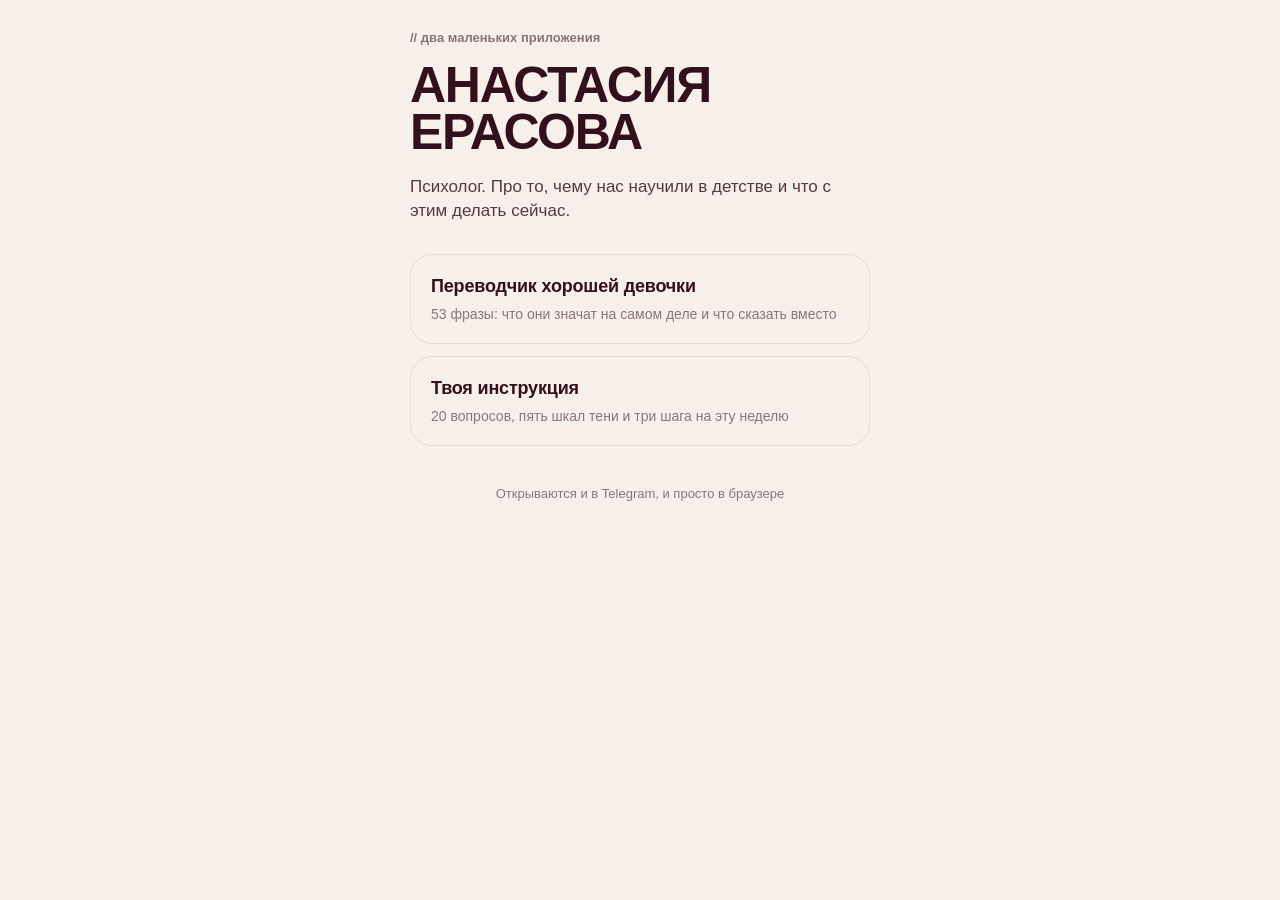
<file: index.html>
<!doctype html>
<html lang="ru">
<head>
<meta charset="utf-8">
<meta name="viewport" content="width=device-width, initial-scale=1, viewport-fit=cover">
<title>Приложения Анастасии Ерасовой</title>
<meta name="description" content="Два маленьких приложения: переводчик хорошей девочки и твоя инструкция.">
<style>
  :root { --cream:#F7F0EA; --wine:#33101D; --crimson:#8E2B42; --muted:#8B7479; --line:#E7DAD3; }
  @media (prefers-color-scheme: dark) {
    :root { --cream:#150A0E; --wine:#F5E9EA; --crimson:#B24259; --muted:#A08D91; --line:#33202A; }
  }
  * { margin:0; padding:0; box-sizing:border-box; }
  body {
    background:var(--cream); color:var(--wine); min-height:100vh;
    font:16px/1.5 -apple-system, BlinkMacSystemFont, "Helvetica Neue", Helvetica, Arial, sans-serif;
    -webkit-font-smoothing:antialiased;
    /* контент прижат к верху: в мини-аппе Telegram вертикальное центрирование
       оставляет пустую дыру сверху и прячет кнопки под низ экрана */
    padding:calc(28px + env(safe-area-inset-top,0px)) 20px calc(36px + env(safe-area-inset-bottom,0px));
  }
  .wrap { max-width:460px; width:100%; margin:0 auto; }
  .kicker { font-size:13px; font-weight:700; color:var(--muted); margin-bottom:14px; }
  h1 { font-size:clamp(34px,11vw,50px); line-height:.95; font-weight:800; letter-spacing:-.025em; text-transform:uppercase; }
  .lead { font-size:17px; line-height:1.45; opacity:.82; margin:18px 0 30px; }
  a.item {
    display:block; text-decoration:none; color:inherit;
    border:1px solid var(--line); border-radius:22px; padding:18px 20px; margin-bottom:12px;
  }
  a.item b { display:block; font-size:18px; font-weight:700; letter-spacing:-.01em; }
  a.item span { display:block; font-size:14px; color:var(--muted); margin-top:4px; }
  .foot { text-align:center; color:var(--muted); font-size:13px; padding-top:26px; }
</style>
<script src="https://telegram.org/js/telegram-web-app.js"></script>
<script>
  /* внутри Telegram: развернуть на весь экран и покрасить шапку в цвет страницы */
  (function () {
    var tg = window.Telegram && window.Telegram.WebApp;
    if (!tg || !tg.initData) return;
    try { tg.ready(); tg.expand(); } catch (e) {}
    function paint() {
      var dark = tg.colorScheme === "dark";
      var bg = dark ? "#150A0E" : "#F7F0EA";
      try { tg.setHeaderColor(bg); tg.setBackgroundColor(bg); } catch (e) {}
    }
    paint();
    tg.onEvent("themeChanged", paint);
    /* Внутри Telegram карточки ведут через бота (?start=…): сначала человек
       делится номером и попадает в базу, и только потом открывается приложение.
       В обычном браузере остаются прямые ссылки на страницы. */
    document.addEventListener("click", function (e) {
      var a = e.target.closest && e.target.closest("a.item");
      if (!a) return;
      e.preventDefault();
      var word = a.getAttribute("href").indexOf("perevodchik") !== -1 ? "frazy" : "test";
      tg.openTelegramLink("https://t.me/erasova_psy_bot?start=" + word);
      try { tg.close(); } catch (err) {}
    });
  })();
</script>
</head>
<body>
<div class="wrap">
  <div class="kicker">// два маленьких приложения</div>
  <h1>Анастасия<br>Ерасова</h1>
  <p class="lead">Психолог. Про то, чему нас научили в детстве и что с этим делать сейчас.</p>

  <a class="item" href="perevodchik/">
    <b>Переводчик хорошей девочки</b>
    <span>53 фразы: что они значат на самом деле и что сказать вместо</span>
  </a>
  <a class="item" href="instruktsiya/">
    <b>Твоя инструкция</b>
    <span>20 вопросов, пять шкал тени и три шага на эту неделю</span>
  </a>

  <div class="foot">Открываются и в Telegram, и просто в браузере</div>
</div>
</body>
</html>
</file>
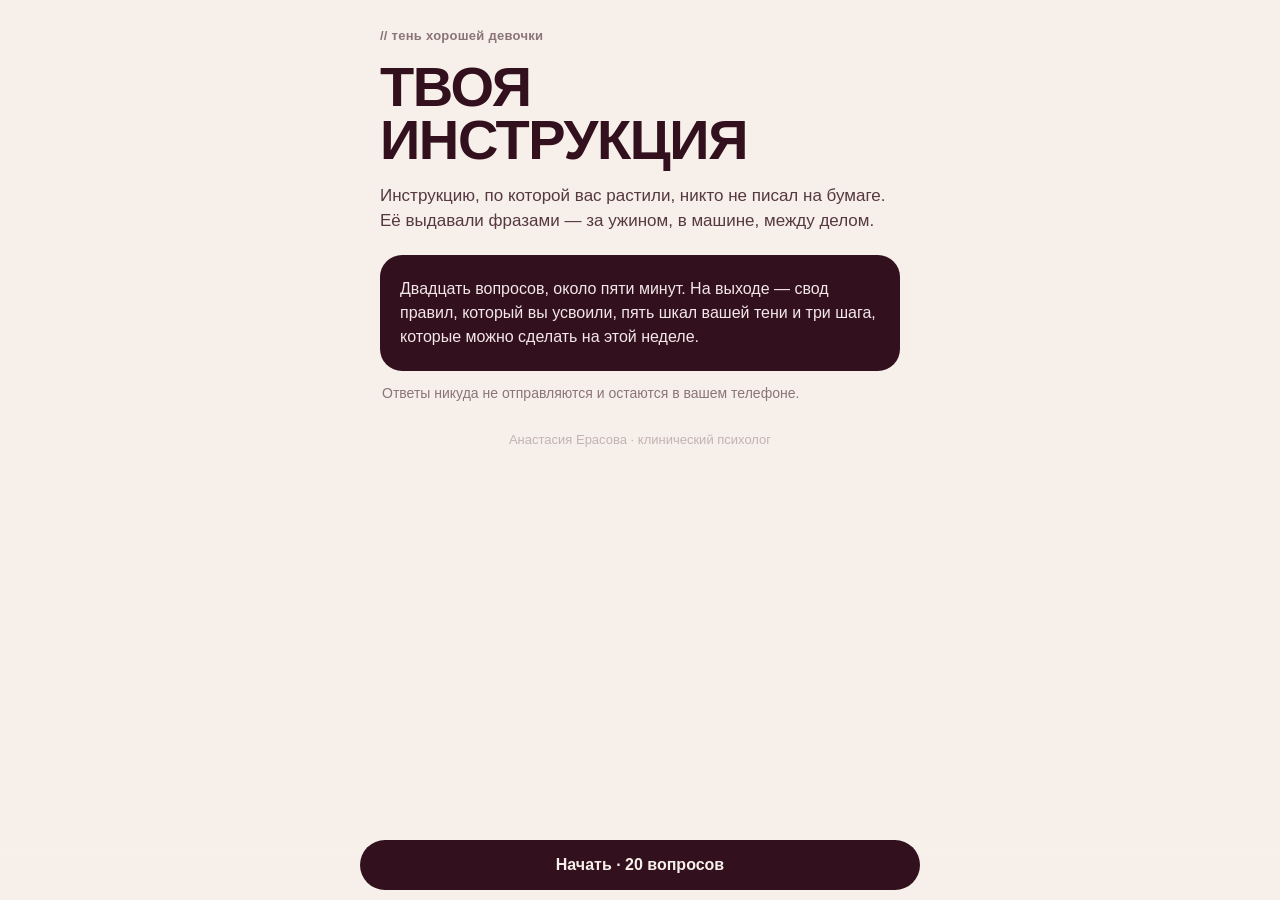
<file: instruktsiya/index.html>
<!doctype html>
<html lang="ru">
<head>
<meta charset="utf-8">
<meta name="viewport" content="width=device-width, initial-scale=1, viewport-fit=cover, maximum-scale=1, user-scalable=no">
<title>Твоя инструкция</title>
<meta name="description" content="Свод правил, по которым вас растили, пять шкал тени и три шага на эту неделю.">
<link rel="stylesheet" href="styles.css">
</head>
<body>

<div id="app"></div>

<div class="dock" id="dock"></div>

<script src="https://telegram.org/js/telegram-web-app.js"></script><!-- сюда build.sh подставляет vk-bridge или telegram-web-app -->
<script src="config.js"></script>
<script src="platform.js"></script>
<script src="data.js"></script>
<script src="card.js"></script>
<script src="app.js"></script>
</body>
</html>
</file>
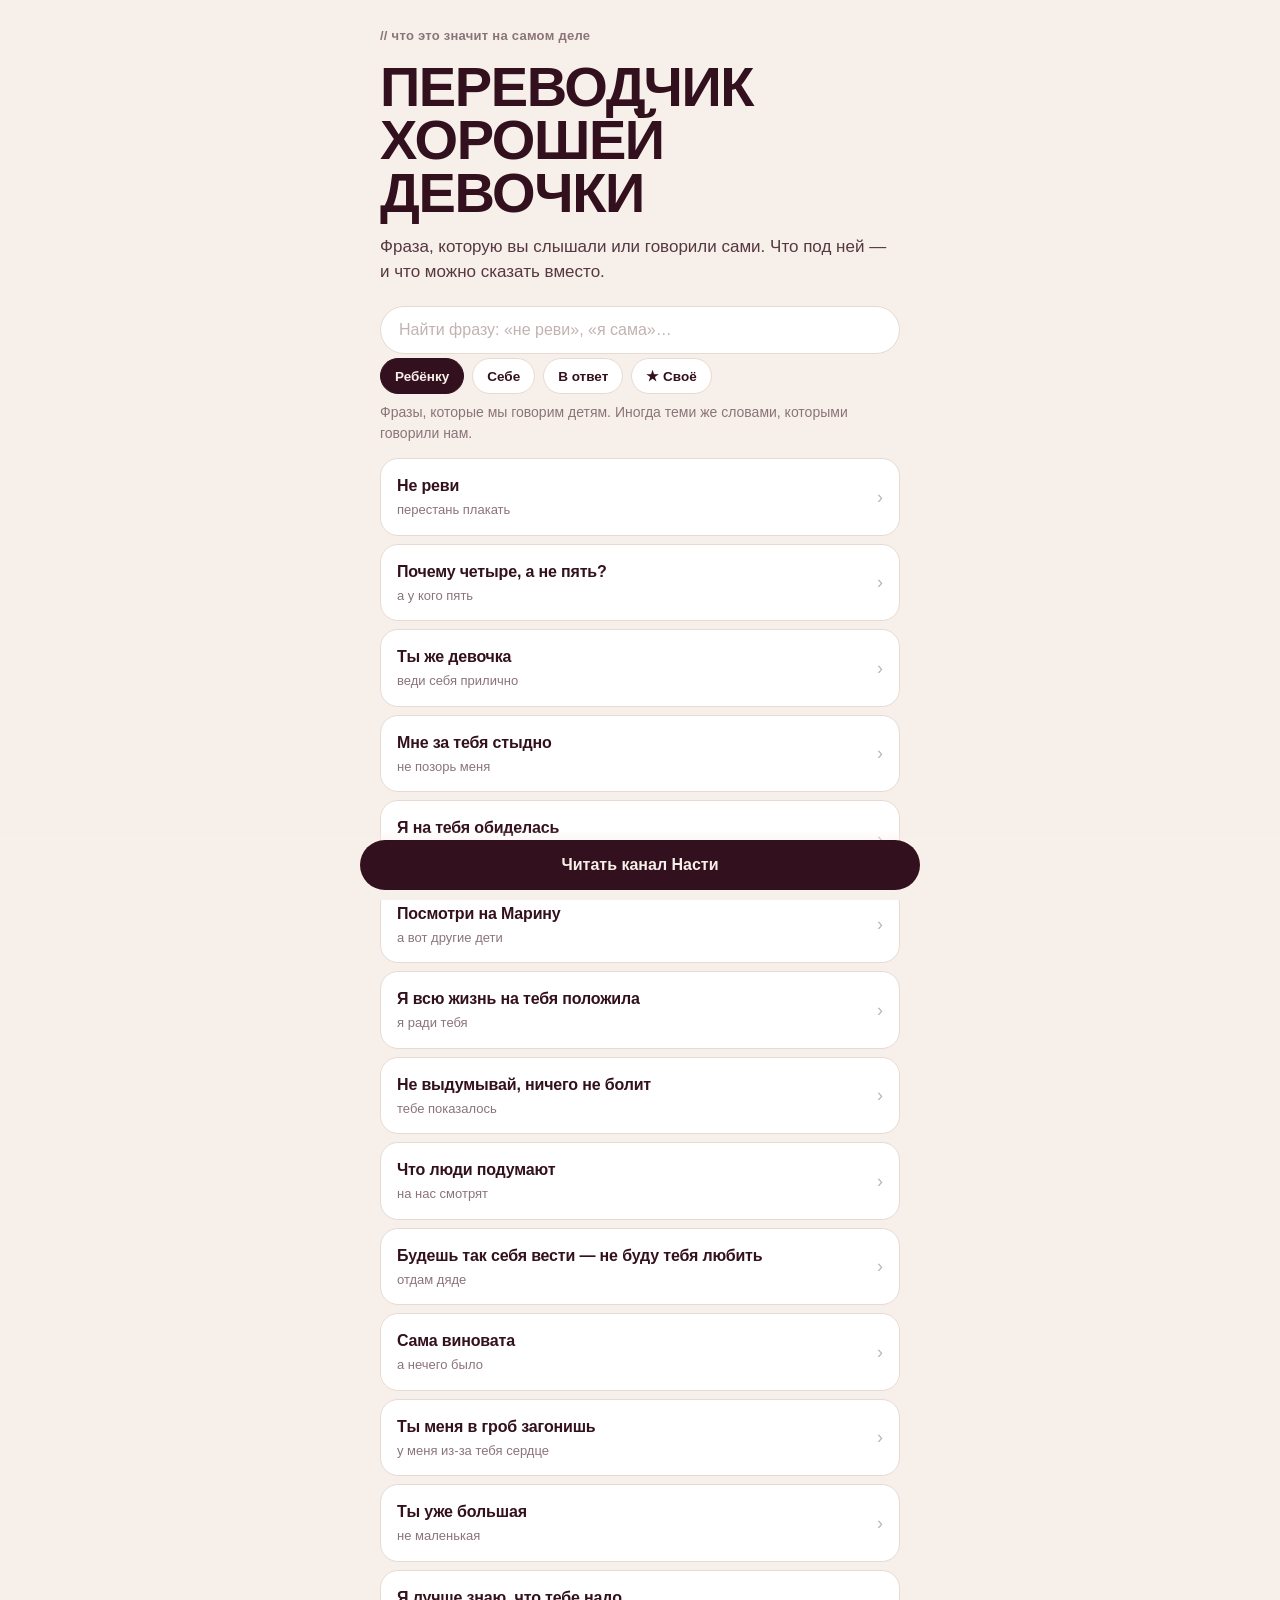
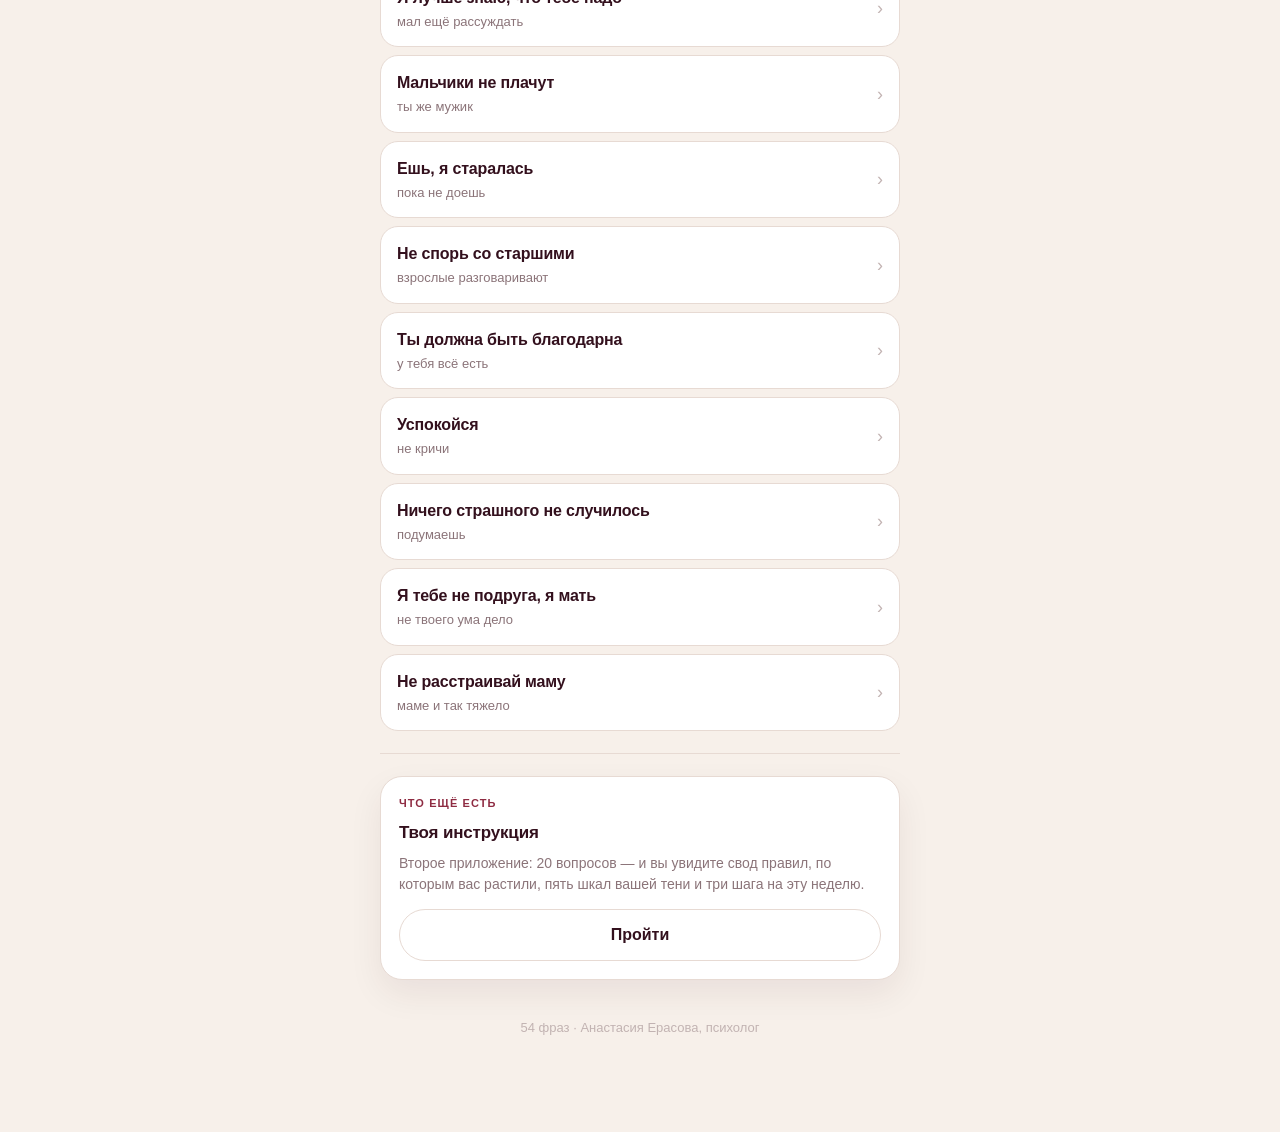
<file: perevodchik/index.html>
<!doctype html>
<html lang="ru">
<head>
<meta charset="utf-8">
<meta name="viewport" content="width=device-width, initial-scale=1, viewport-fit=cover, maximum-scale=1, user-scalable=no">
<title>Переводчик хорошей девочки</title>
<meta name="description" content="Что на самом деле значат фразы, которые мы говорим детям, себе и друг другу — и что сказать вместо.">
<link rel="stylesheet" href="styles.css">
</head>
<body>

<div id="app"></div>

<div class="dock" id="dock"></div>

<script src="https://telegram.org/js/telegram-web-app.js"></script><!-- сюда build.sh подставляет vk-bridge или telegram-web-app -->
<script src="config.js"></script>
<script src="platform.js"></script>
<script src="data.js"></script>
<script src="app.js"></script>
</body>
</html>
</file>
<file: instruktsiya/styles.css>
/* Дизайн-система мини-аппов Насти Ерасовой.
   Палитра и типографика сняты с опубликованных каруселей сообщества
   vk.com/erasova_nastya: крем, вино, бордо, эйрбоу «//», капс-заголовки. */

:root {
  --cream: #F7F0EA;
  --paper: #FFFFFF;
  --wine: #33101D;
  --crimson: #8E2B42;
  --muted: #8B7479;
  --foot: #C2B3B2;
  --line: #E7DAD3;
  --oncard: #F2E7E9;
  --shadow: 0 14px 34px rgba(51, 16, 29, .07);

  --bg: var(--cream);
  --fg: var(--wine);
  --surface: var(--paper);

  --pad: 20px;
  --radius: 22px;
  --safe-b: env(safe-area-inset-bottom, 0px);
  --safe-t: 0px;
}

[data-scheme="dark"] {
  --cream: #150A0E;
  --paper: #22121A;
  --wine: #F5E9EA;
  --crimson: #B24259;
  --muted: #A08D91;
  --foot: #6E5A60;
  --line: #33202A;
  --oncard: #F2E7E9;
  --shadow: 0 14px 34px rgba(0, 0, 0, .35);
  --bg: var(--cream);
  --fg: var(--wine);
  --surface: var(--paper);
}

* { margin: 0; padding: 0; box-sizing: border-box; -webkit-tap-highlight-color: transparent; }

html, body {
  background: var(--bg);
  color: var(--fg);
  font-family: -apple-system, BlinkMacSystemFont, "Helvetica Neue", Helvetica, Arial, sans-serif;
  font-size: 16px;
  line-height: 1.5;
  -webkit-font-smoothing: antialiased;
  overscroll-behavior-y: none;
}

body { padding-top: var(--safe-t); padding-bottom: calc(84px + var(--safe-b)); }

.wrap { max-width: 560px; margin: 0 auto; padding: 0 var(--pad); }

/* ─────────── типографика ─────────── */

.kicker {
  font-size: 13px; font-weight: 700; letter-spacing: .02em;
  color: var(--muted); margin-bottom: 14px;
}

h1.big {
  font-size: clamp(38px, 12vw, 56px);
  line-height: .95; font-weight: 800; letter-spacing: -.025em;
  text-transform: uppercase; color: var(--fg);
  white-space: pre-line;
}

h2 {
  font-size: 26px; line-height: 1.1; font-weight: 800;
  letter-spacing: -.02em; text-transform: uppercase; color: var(--fg);
}

h3 { font-size: 17px; font-weight: 700; letter-spacing: -.01em; }

.lead { font-size: 17px; line-height: 1.45; color: var(--fg); opacity: .82; }
.small { font-size: 14px; line-height: 1.5; color: var(--muted); }

.label {
  font-size: 11px; font-weight: 700; letter-spacing: .1em;
  text-transform: uppercase; color: var(--crimson); margin-bottom: 8px;
}

/* ─────────── блоки ─────────── */

.hero { padding: 26px 0 22px; }
.hero .lead { margin-top: 16px; }

.card {
  background: var(--wine); color: var(--oncard);
  border-radius: var(--radius); padding: 22px 20px; margin-bottom: 12px;
}
[data-scheme="dark"] .card { background: #2B1620; color: var(--oncard); }
.card p + p { margin-top: 12px; }
.card .label { color: #D6A2AF; }

.accent {
  background: var(--crimson); color: #fff;
  border-radius: var(--radius); padding: 20px; margin-bottom: 12px;
  font-weight: 700; font-size: 18px; line-height: 1.35;
}

.tile {
  background: var(--surface); border: 1px solid var(--line);
  border-radius: var(--radius); padding: 18px; margin-bottom: 12px;
  box-shadow: var(--shadow);
}

.quote {
  border-left: 3px solid var(--crimson);
  padding: 2px 0 2px 14px; margin-top: 14px;
  font-size: 14px; line-height: 1.5; color: var(--muted); font-style: italic;
}

.divider { height: 1px; background: var(--line); margin: 22px 0; }

/* ─────────── управление ─────────── */

.btn {
  display: block; width: 100%; border: 0; cursor: pointer;
  background: var(--wine); color: var(--cream);
  border-radius: 999px; padding: 16px 22px;
  font-size: 16px; font-weight: 700; font-family: inherit;
  transition: transform .12s ease, opacity .2s ease;
}
[data-scheme="dark"] .btn { background: var(--crimson); color: #fff; }
.btn:active { transform: scale(.98); }
.btn.ghost { background: transparent; color: var(--fg); border: 1px solid var(--line); }
.btn.crimson { background: var(--crimson); color: #fff; }
.btn + .btn { margin-top: 10px; }
.btn[disabled] { opacity: .45; pointer-events: none; }

.btn-row { display: flex; gap: 10px; }
.btn-row .btn { margin-top: 0; }

.tabs { display: flex; gap: 8px; overflow-x: auto; padding: 4px 0 12px; scrollbar-width: none; }
.tabs::-webkit-scrollbar { display: none; }
.tab {
  flex: 0 0 auto; border: 1px solid var(--line); background: var(--surface);
  color: var(--fg); border-radius: 999px; padding: 9px 14px;
  font-size: 13.5px; font-weight: 600; font-family: inherit; cursor: pointer;
}
.tab.on { background: var(--wine); color: var(--cream); border-color: var(--wine); }
[data-scheme="dark"] .tab.on { background: var(--crimson); border-color: var(--crimson); color: #fff; }

.search {
  width: 100%; border: 1px solid var(--line); background: var(--surface);
  color: var(--fg); border-radius: 999px; padding: 14px 18px;
  font-size: 16px; font-family: inherit; outline: none;
}
.search::placeholder { color: var(--foot); }
.search:focus { border-color: var(--crimson); }

/* ─────────── список фраз ─────────── */

.row {
  display: flex; align-items: center; gap: 12px;
  background: var(--surface); border: 1px solid var(--line);
  border-radius: 18px; padding: 15px 16px; margin-bottom: 8px;
  cursor: pointer; transition: transform .12s ease;
}
.row:active { transform: scale(.99); }
.row b { font-size: 16px; font-weight: 700; letter-spacing: -.01em; }
.row .sub { font-size: 13px; color: var(--muted); margin-top: 2px; }
.row .arrow { margin-left: auto; color: var(--foot); font-size: 18px; }
.row .star { margin-left: auto; font-size: 17px; opacity: .35; }
.row .star.on { opacity: 1; }

.empty { text-align: center; color: var(--muted); padding: 40px 20px; font-size: 15px; }

/* ─────────── шкалы ─────────── */

.bar-row { margin-bottom: 16px; }
.bar-head { display: flex; justify-content: space-between; align-items: baseline; margin-bottom: 7px; }
.bar-head b { font-size: 15px; font-weight: 700; }
.bar-head span { font-size: 14px; color: var(--muted); font-variant-numeric: tabular-nums; }
.bar { height: 9px; border-radius: 99px; background: var(--line); overflow: hidden; }
.bar i { display: block; height: 100%; width: 0; background: var(--crimson); border-radius: 99px; transition: width .9s cubic-bezier(.25,1,.5,1); }
.bar.dim i { background: var(--foot); }

/* ─────────── прогресс теста ─────────── */

.progress { height: 3px; background: var(--line); border-radius: 99px; overflow: hidden; margin: 10px 0 22px; }
.progress i { display: block; height: 100%; width: 0; background: var(--crimson); transition: width .3s ease; }

.opt {
  display: block; width: 100%; text-align: left; cursor: pointer;
  background: var(--surface); border: 1px solid var(--line); color: var(--fg);
  border-radius: 16px; padding: 15px 18px; margin-bottom: 9px;
  font-size: 16px; font-family: inherit; transition: all .15s ease;
}
.opt:active { transform: scale(.99); }
.opt.on { background: var(--wine); color: var(--cream); border-color: var(--wine); }
[data-scheme="dark"] .opt.on { background: var(--crimson); border-color: var(--crimson); color: #fff; }

/* ─────────── инструкция (карточка результата) ─────────── */

.instead { list-style: none; }
.instead li {
  padding: 12px 0; border-bottom: 1px solid var(--line);
  font-size: 17px; line-height: 1.4; font-weight: 600;
}
.instead li:last-child { border-bottom: 0; padding-bottom: 2px; }

.rules { list-style: none; }
.rules li {
  display: flex; gap: 12px; align-items: flex-start;
  padding: 13px 0; border-bottom: 1px solid rgba(242,231,233,.16);
  font-size: 17px; line-height: 1.35; font-weight: 600;
}
.rules li:last-child { border-bottom: 0; }
.rules li em { font-style: normal; opacity: .45; font-variant-numeric: tabular-nums; min-width: 22px; }

/* ─────────── нижняя панель ─────────── */

.dock {
  position: fixed; left: 0; right: 0; bottom: 0; z-index: 40;
  padding: 10px var(--pad) calc(10px + var(--safe-b));
  background: linear-gradient(180deg, rgba(247,240,234,0) 0%, var(--bg) 34%);
}
.dock .inner { max-width: 560px; margin: 0 auto; }

.topbar {
  position: sticky; top: var(--safe-t); z-index: 30; background: var(--bg);
  padding: 12px 0 8px; display: flex; align-items: center; gap: 12px;
}
.back {
  border: 0; background: transparent; color: var(--fg); cursor: pointer;
  font-size: 15px; font-weight: 600; font-family: inherit; padding: 6px 0;
}

.foot { text-align: center; color: var(--foot); font-size: 13px; padding: 26px 0 10px; }

.fade { animation: fade .28s ease both; }
@keyframes fade { from { opacity: 0; transform: translateY(6px); } to { opacity: 1; transform: none; } }

.toast {
  position: fixed; left: 50%; bottom: calc(96px + var(--safe-b)); transform: translateX(-50%);
  background: var(--wine); color: var(--cream); padding: 11px 18px;
  border-radius: 999px; font-size: 14px; font-weight: 600; z-index: 60;
  opacity: 0; pointer-events: none; transition: opacity .2s ease;
}
.toast.on { opacity: 1; }

/* ─────────── картинка во весь экран ───────────
   В вебвью Telegram на айфоне файл не скачивается кнопкой, поэтому
   показываем картинку и предлагаем сохранить её долгим нажатием. */

.sheet {
  position: fixed; inset: 0; z-index: 70;
  background: rgba(21, 10, 14, .92);
  display: none; align-items: center; justify-content: center;
  padding: calc(20px + var(--safe-t)) 16px calc(20px + var(--safe-b));
  overflow-y: auto;
}
.sheet.on { display: flex; }
.sheet-in { width: 100%; max-width: 420px; text-align: center; }
.sheet-in img {
  width: 100%; height: auto; border-radius: 16px; display: block;
  box-shadow: 0 20px 50px rgba(0, 0, 0, .45);
}
.sheet-hint { color: #E8D9DC; font-size: 14px; line-height: 1.5; margin: 16px 0 14px; }
.sheet .btn.ghost { color: #F7F0EA; border-color: rgba(247, 240, 234, .35); }

.foot-link { color: inherit; text-decoration: underline; text-underline-offset: 2px; }
</file>
<file: perevodchik/styles.css>
/* Дизайн-система мини-аппов Насти Ерасовой.
   Палитра и типографика сняты с опубликованных каруселей сообщества
   vk.com/erasova_nastya: крем, вино, бордо, эйрбоу «//», капс-заголовки. */

:root {
  --cream: #F7F0EA;
  --paper: #FFFFFF;
  --wine: #33101D;
  --crimson: #8E2B42;
  --muted: #8B7479;
  --foot: #C2B3B2;
  --line: #E7DAD3;
  --oncard: #F2E7E9;
  --shadow: 0 14px 34px rgba(51, 16, 29, .07);

  --bg: var(--cream);
  --fg: var(--wine);
  --surface: var(--paper);

  --pad: 20px;
  --radius: 22px;
  --safe-b: env(safe-area-inset-bottom, 0px);
  --safe-t: 0px;
}

[data-scheme="dark"] {
  --cream: #150A0E;
  --paper: #22121A;
  --wine: #F5E9EA;
  --crimson: #B24259;
  --muted: #A08D91;
  --foot: #6E5A60;
  --line: #33202A;
  --oncard: #F2E7E9;
  --shadow: 0 14px 34px rgba(0, 0, 0, .35);
  --bg: var(--cream);
  --fg: var(--wine);
  --surface: var(--paper);
}

* { margin: 0; padding: 0; box-sizing: border-box; -webkit-tap-highlight-color: transparent; }

html, body {
  background: var(--bg);
  color: var(--fg);
  font-family: -apple-system, BlinkMacSystemFont, "Helvetica Neue", Helvetica, Arial, sans-serif;
  font-size: 16px;
  line-height: 1.5;
  -webkit-font-smoothing: antialiased;
  overscroll-behavior-y: none;
}

body { padding-top: var(--safe-t); padding-bottom: calc(84px + var(--safe-b)); }

.wrap { max-width: 560px; margin: 0 auto; padding: 0 var(--pad); }

/* ─────────── типографика ─────────── */

.kicker {
  font-size: 13px; font-weight: 700; letter-spacing: .02em;
  color: var(--muted); margin-bottom: 14px;
}

h1.big {
  font-size: clamp(38px, 12vw, 56px);
  line-height: .95; font-weight: 800; letter-spacing: -.025em;
  text-transform: uppercase; color: var(--fg);
  white-space: pre-line;
}

h2 {
  font-size: 26px; line-height: 1.1; font-weight: 800;
  letter-spacing: -.02em; text-transform: uppercase; color: var(--fg);
}

h3 { font-size: 17px; font-weight: 700; letter-spacing: -.01em; }

.lead { font-size: 17px; line-height: 1.45; color: var(--fg); opacity: .82; }
.small { font-size: 14px; line-height: 1.5; color: var(--muted); }

.label {
  font-size: 11px; font-weight: 700; letter-spacing: .1em;
  text-transform: uppercase; color: var(--crimson); margin-bottom: 8px;
}

/* ─────────── блоки ─────────── */

.hero { padding: 26px 0 22px; }
.hero .lead { margin-top: 16px; }

.card {
  background: var(--wine); color: var(--oncard);
  border-radius: var(--radius); padding: 22px 20px; margin-bottom: 12px;
}
[data-scheme="dark"] .card { background: #2B1620; color: var(--oncard); }
.card p + p { margin-top: 12px; }
.card .label { color: #D6A2AF; }

.accent {
  background: var(--crimson); color: #fff;
  border-radius: var(--radius); padding: 20px; margin-bottom: 12px;
  font-weight: 700; font-size: 18px; line-height: 1.35;
}

.tile {
  background: var(--surface); border: 1px solid var(--line);
  border-radius: var(--radius); padding: 18px; margin-bottom: 12px;
  box-shadow: var(--shadow);
}

.quote {
  border-left: 3px solid var(--crimson);
  padding: 2px 0 2px 14px; margin-top: 14px;
  font-size: 14px; line-height: 1.5; color: var(--muted); font-style: italic;
}

.divider { height: 1px; background: var(--line); margin: 22px 0; }

/* ─────────── управление ─────────── */

.btn {
  display: block; width: 100%; border: 0; cursor: pointer;
  background: var(--wine); color: var(--cream);
  border-radius: 999px; padding: 16px 22px;
  font-size: 16px; font-weight: 700; font-family: inherit;
  transition: transform .12s ease, opacity .2s ease;
}
[data-scheme="dark"] .btn { background: var(--crimson); color: #fff; }
.btn:active { transform: scale(.98); }
.btn.ghost { background: transparent; color: var(--fg); border: 1px solid var(--line); }
.btn.crimson { background: var(--crimson); color: #fff; }
.btn + .btn { margin-top: 10px; }
.btn[disabled] { opacity: .45; pointer-events: none; }

.btn-row { display: flex; gap: 10px; }
.btn-row .btn { margin-top: 0; }

.tabs { display: flex; gap: 8px; overflow-x: auto; padding: 4px 0 12px; scrollbar-width: none; }
.tabs::-webkit-scrollbar { display: none; }
.tab {
  flex: 0 0 auto; border: 1px solid var(--line); background: var(--surface);
  color: var(--fg); border-radius: 999px; padding: 9px 14px;
  font-size: 13.5px; font-weight: 600; font-family: inherit; cursor: pointer;
}
.tab.on { background: var(--wine); color: var(--cream); border-color: var(--wine); }
[data-scheme="dark"] .tab.on { background: var(--crimson); border-color: var(--crimson); color: #fff; }

.search {
  width: 100%; border: 1px solid var(--line); background: var(--surface);
  color: var(--fg); border-radius: 999px; padding: 14px 18px;
  font-size: 16px; font-family: inherit; outline: none;
}
.search::placeholder { color: var(--foot); }
.search:focus { border-color: var(--crimson); }

/* ─────────── список фраз ─────────── */

.row {
  display: flex; align-items: center; gap: 12px;
  background: var(--surface); border: 1px solid var(--line);
  border-radius: 18px; padding: 15px 16px; margin-bottom: 8px;
  cursor: pointer; transition: transform .12s ease;
}
.row:active { transform: scale(.99); }
.row b { font-size: 16px; font-weight: 700; letter-spacing: -.01em; }
.row .sub { font-size: 13px; color: var(--muted); margin-top: 2px; }
.row .arrow { margin-left: auto; color: var(--foot); font-size: 18px; }
.row .star { margin-left: auto; font-size: 17px; opacity: .35; }
.row .star.on { opacity: 1; }

.empty { text-align: center; color: var(--muted); padding: 40px 20px; font-size: 15px; }

/* ─────────── шкалы ─────────── */

.bar-row { margin-bottom: 16px; }
.bar-head { display: flex; justify-content: space-between; align-items: baseline; margin-bottom: 7px; }
.bar-head b { font-size: 15px; font-weight: 700; }
.bar-head span { font-size: 14px; color: var(--muted); font-variant-numeric: tabular-nums; }
.bar { height: 9px; border-radius: 99px; background: var(--line); overflow: hidden; }
.bar i { display: block; height: 100%; width: 0; background: var(--crimson); border-radius: 99px; transition: width .9s cubic-bezier(.25,1,.5,1); }
.bar.dim i { background: var(--foot); }

/* ─────────── прогресс теста ─────────── */

.progress { height: 3px; background: var(--line); border-radius: 99px; overflow: hidden; margin: 10px 0 22px; }
.progress i { display: block; height: 100%; width: 0; background: var(--crimson); transition: width .3s ease; }

.opt {
  display: block; width: 100%; text-align: left; cursor: pointer;
  background: var(--surface); border: 1px solid var(--line); color: var(--fg);
  border-radius: 16px; padding: 15px 18px; margin-bottom: 9px;
  font-size: 16px; font-family: inherit; transition: all .15s ease;
}
.opt:active { transform: scale(.99); }
.opt.on { background: var(--wine); color: var(--cream); border-color: var(--wine); }
[data-scheme="dark"] .opt.on { background: var(--crimson); border-color: var(--crimson); color: #fff; }

/* ─────────── инструкция (карточка результата) ─────────── */

.instead { list-style: none; }
.instead li {
  padding: 12px 0; border-bottom: 1px solid var(--line);
  font-size: 17px; line-height: 1.4; font-weight: 600;
}
.instead li:last-child { border-bottom: 0; padding-bottom: 2px; }

.rules { list-style: none; }
.rules li {
  display: flex; gap: 12px; align-items: flex-start;
  padding: 13px 0; border-bottom: 1px solid rgba(242,231,233,.16);
  font-size: 17px; line-height: 1.35; font-weight: 600;
}
.rules li:last-child { border-bottom: 0; }
.rules li em { font-style: normal; opacity: .45; font-variant-numeric: tabular-nums; min-width: 22px; }

/* ─────────── нижняя панель ─────────── */

.dock {
  position: fixed; left: 0; right: 0; bottom: 0; z-index: 40;
  padding: 10px var(--pad) calc(10px + var(--safe-b));
  background: linear-gradient(180deg, rgba(247,240,234,0) 0%, var(--bg) 34%);
}
.dock .inner { max-width: 560px; margin: 0 auto; }

.topbar {
  position: sticky; top: var(--safe-t); z-index: 30; background: var(--bg);
  padding: 12px 0 8px; display: flex; align-items: center; gap: 12px;
}
.back {
  border: 0; background: transparent; color: var(--fg); cursor: pointer;
  font-size: 15px; font-weight: 600; font-family: inherit; padding: 6px 0;
}

.foot { text-align: center; color: var(--foot); font-size: 13px; padding: 26px 0 10px; }

.fade { animation: fade .28s ease both; }
@keyframes fade { from { opacity: 0; transform: translateY(6px); } to { opacity: 1; transform: none; } }

.toast {
  position: fixed; left: 50%; bottom: calc(96px + var(--safe-b)); transform: translateX(-50%);
  background: var(--wine); color: var(--cream); padding: 11px 18px;
  border-radius: 999px; font-size: 14px; font-weight: 600; z-index: 60;
  opacity: 0; pointer-events: none; transition: opacity .2s ease;
}
.toast.on { opacity: 1; }

/* ─────────── картинка во весь экран ───────────
   В вебвью Telegram на айфоне файл не скачивается кнопкой, поэтому
   показываем картинку и предлагаем сохранить её долгим нажатием. */

.sheet {
  position: fixed; inset: 0; z-index: 70;
  background: rgba(21, 10, 14, .92);
  display: none; align-items: center; justify-content: center;
  padding: calc(20px + var(--safe-t)) 16px calc(20px + var(--safe-b));
  overflow-y: auto;
}
.sheet.on { display: flex; }
.sheet-in { width: 100%; max-width: 420px; text-align: center; }
.sheet-in img {
  width: 100%; height: auto; border-radius: 16px; display: block;
  box-shadow: 0 20px 50px rgba(0, 0, 0, .45);
}
.sheet-hint { color: #E8D9DC; font-size: 14px; line-height: 1.5; margin: 16px 0 14px; }
.sheet .btn.ghost { color: #F7F0EA; border-color: rgba(247, 240, 234, .35); }

.foot-link { color: inherit; text-decoration: underline; text-underline-offset: 2px; }
</file>
